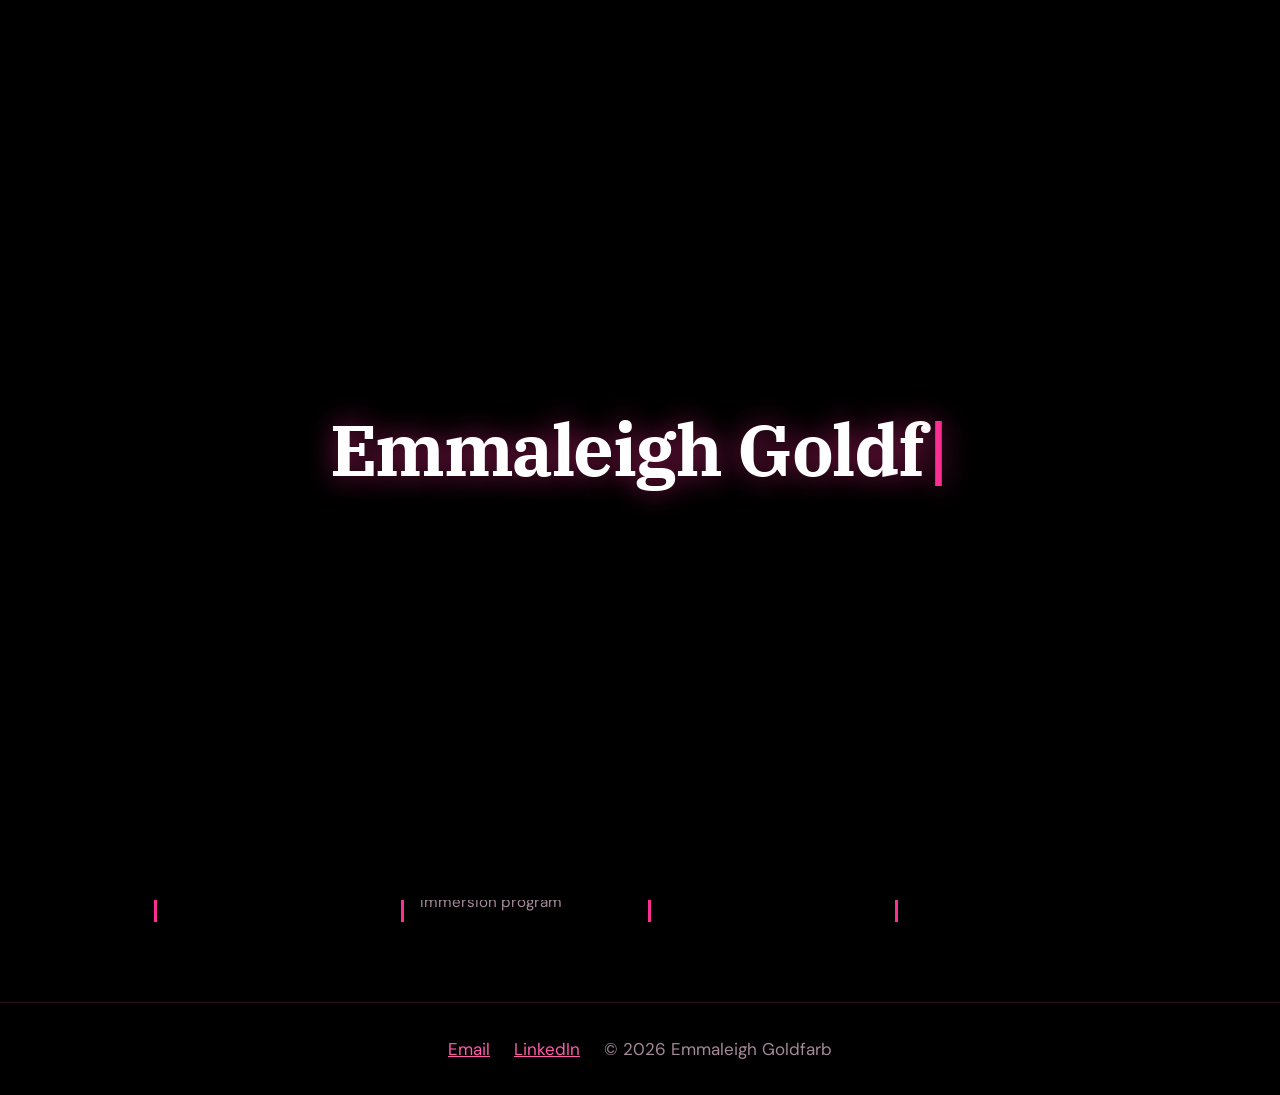
<file: index.html>
<!DOCTYPE html><html lang="en"><head><meta charset="utf-8"><meta name="viewport" content="width=device-width,initial-scale=1"><link rel="preconnect" href="https://fonts.googleapis.com"><link rel="preconnect" href="https://fonts.gstatic.com" crossorigin><link href="https://fonts.googleapis.com/css2?family=DM+Sans:wght@400;700&family=Syne:wght@600;800&display=swap" rel="stylesheet"><link href="https://fonts.googleapis.com/css2?family=IBM+Plex+Serif:wght@400;700&family=Libre+Caslon+Text:wght@400&display=swap" rel="stylesheet"><link rel="stylesheet" href="css/style.css"><title>Emmaleigh Goldfarb | Computer Science Student & Web Developer</title><meta name="description" content="Portfolio of Emmaleigh Goldfarb, computer science student at Binghamton University."></head><body>
<div id="splash"><h1 id="sname"></h1></div>
<main><section class="hero"><h1>Emmaleigh Goldfarb</h1><p class="tag" id="tag"></p>
<p class="lede" style="margin-top:1.5rem">BS Computer Science @ Binghamton University | Computer Vision Researcher <br> Girls Who Code Lead Teaching Instructor</p>
<div class="row"><a class="btn solid" href="projects.html">See my projects</a><a class="btn" href="resume.html">View my resume</a><a class="btn" href="skills.html">Explore my skills</a></div></section>
<div class="stats"><div class="stat"><b data-n="1000" data-s="+">0</b><span>users on the FRI Program dashboard I helped build</span></div><div class="stat"><b data-n="7">0</b><span>person research team in the First-Year Research Immersion program</span></div><div class="stat"><b data-n="10">0</b><span>programming languages</span></div><div class="stat"><b data-n="2028">0</b><span>B.S. in Computer Science</span></div></div></main>
<script src="js/common.js"></script><script src="js/home.js"></script></body></html>
</file>
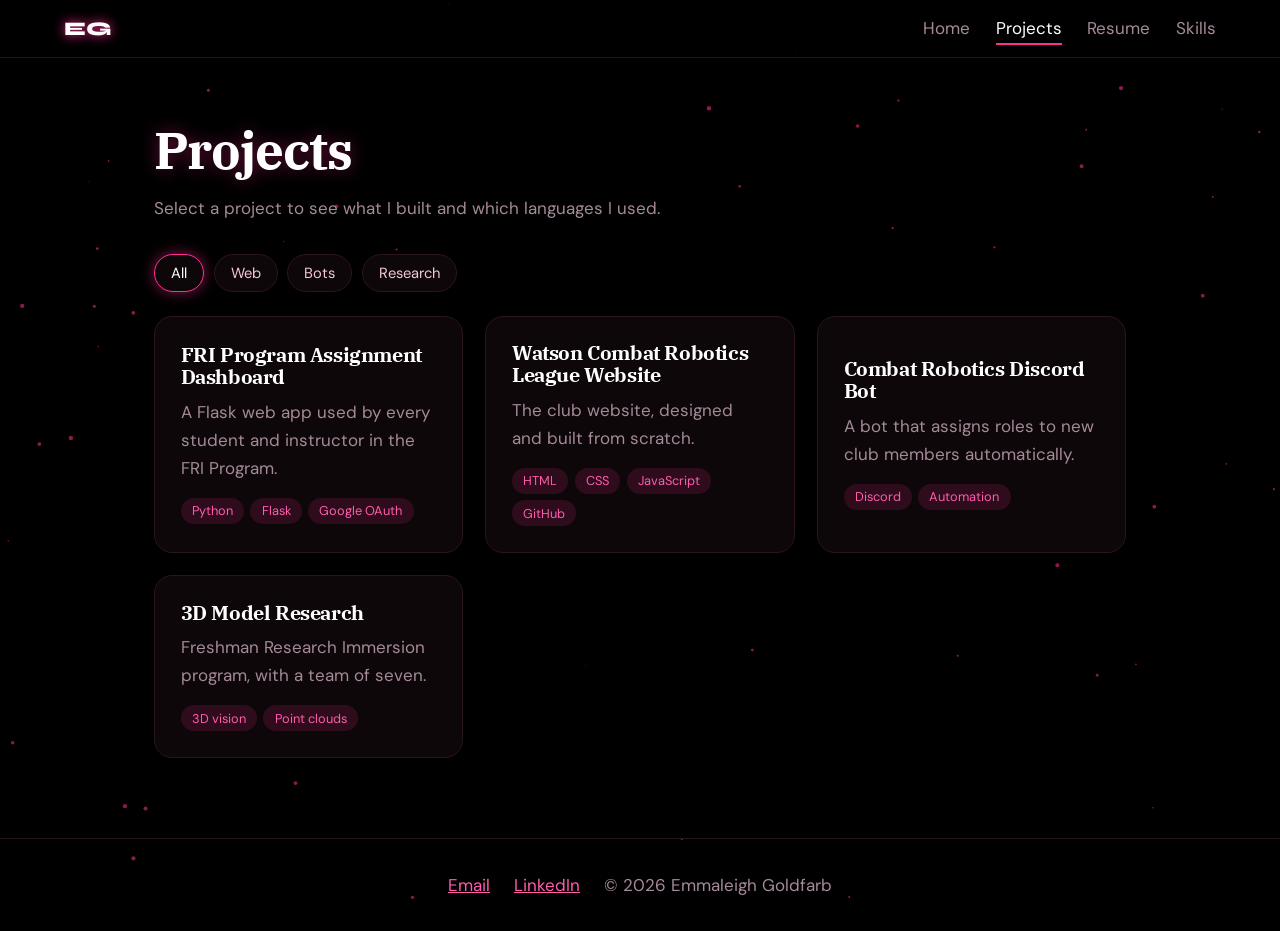
<file: projects.html>
<!DOCTYPE html><html lang="en"><head><meta charset="utf-8"><meta name="viewport" content="width=device-width,initial-scale=1"><link rel="preconnect" href="https://fonts.googleapis.com"><link rel="preconnect" href="https://fonts.gstatic.com" crossorigin><link href="https://fonts.googleapis.com/css2?family=DM+Sans:wght@400;700&family=Syne:wght@600;800&display=swap" rel="stylesheet"><link href="https://fonts.googleapis.com/css2?family=IBM+Plex+Serif:wght@400;700&display=swap" rel="stylesheet"><link rel="stylesheet" href="css/style.css"><title>Projects | Emmaleigh Goldfarb</title></head><body><main>
<h2>Projects</h2><p class="lede">Select a project to see what I built and which languages I used.</p>
<div class="chips" id="filters"></div><div class="grid" id="grid"></div>
<dialog id="dlg"><button class="btn x" id="close">Close</button><h3 id="dt"></h3><div class="tags" id="dtags" style="margin-top:.6rem"></div><ul id="dl"></ul><div class="row" id="dlinks"></div></dialog></main>
<script src="js/common.js"></script><script src="js/projects.js"></script></body></html>
</file>
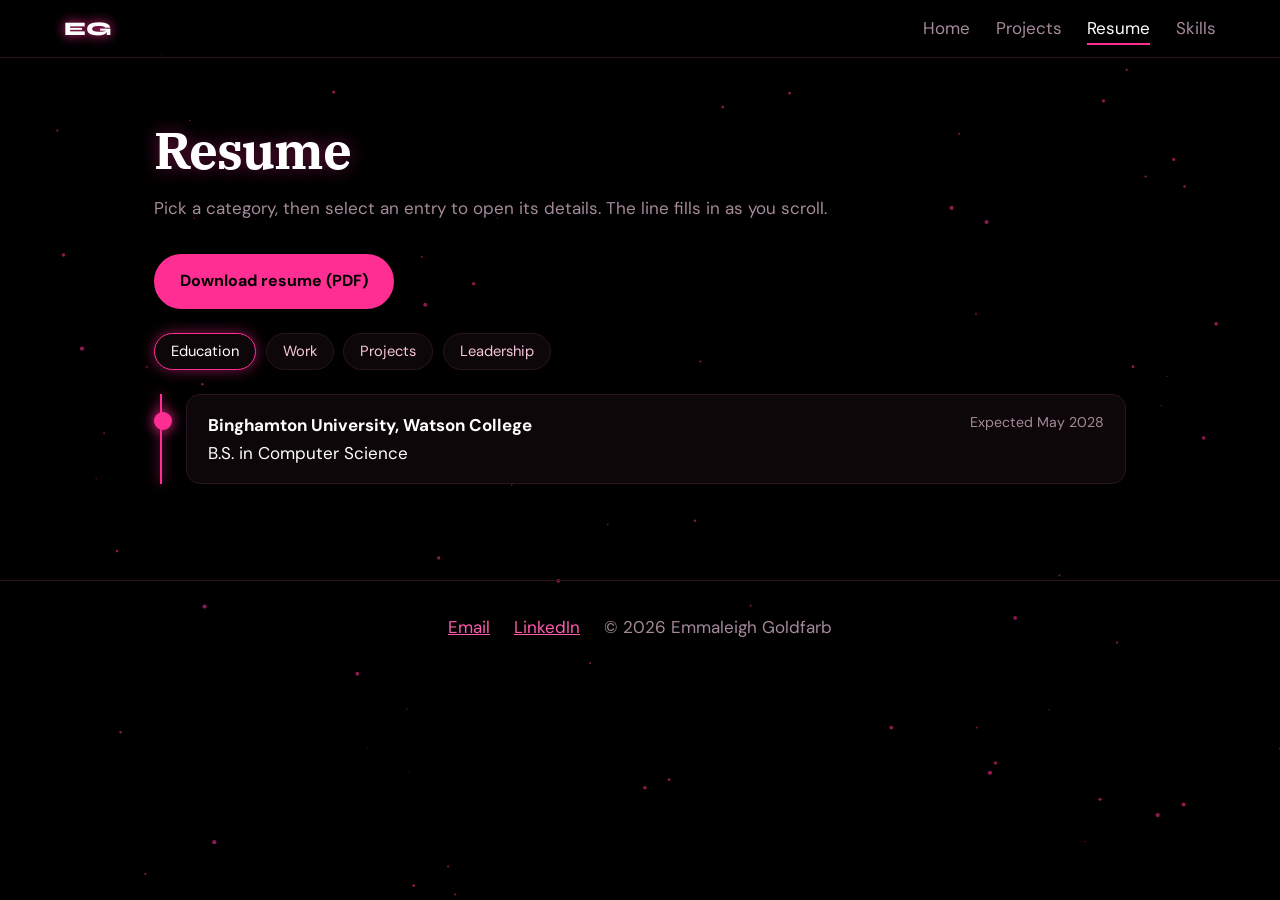
<file: resume.html>
<!DOCTYPE html><html lang="en"><head><meta charset="utf-8"><meta name="viewport" content="width=device-width,initial-scale=1"><link rel="preconnect" href="https://fonts.googleapis.com"><link rel="preconnect" href="https://fonts.gstatic.com" crossorigin><link href="https://fonts.googleapis.com/css2?family=DM+Sans:wght@400;700&family=Syne:wght@600;800&display=swap" rel="stylesheet"><link href="https://fonts.googleapis.com/css2?family=IBM+Plex+Serif:wght@400;700&display=swap" rel="stylesheet"><link rel="stylesheet" href="css/style.css"><title>Resume | Emmaleigh Goldfarb</title></head><body><main>
<h2>Resume</h2><p class="lede">Pick a category, then select an entry to open its details. The line fills in as you scroll.</p>
<a class="btn solid" href="assets/resume.pdf" download>Download resume (PDF)</a>
<div class="chips" id="tabs"></div><div class="tl" id="tl"><div class="fill" id="fill"></div><div id="list"></div></div></main>
<script src="js/common.js"></script><script src="js/resume.js"></script></body></html>
</file>
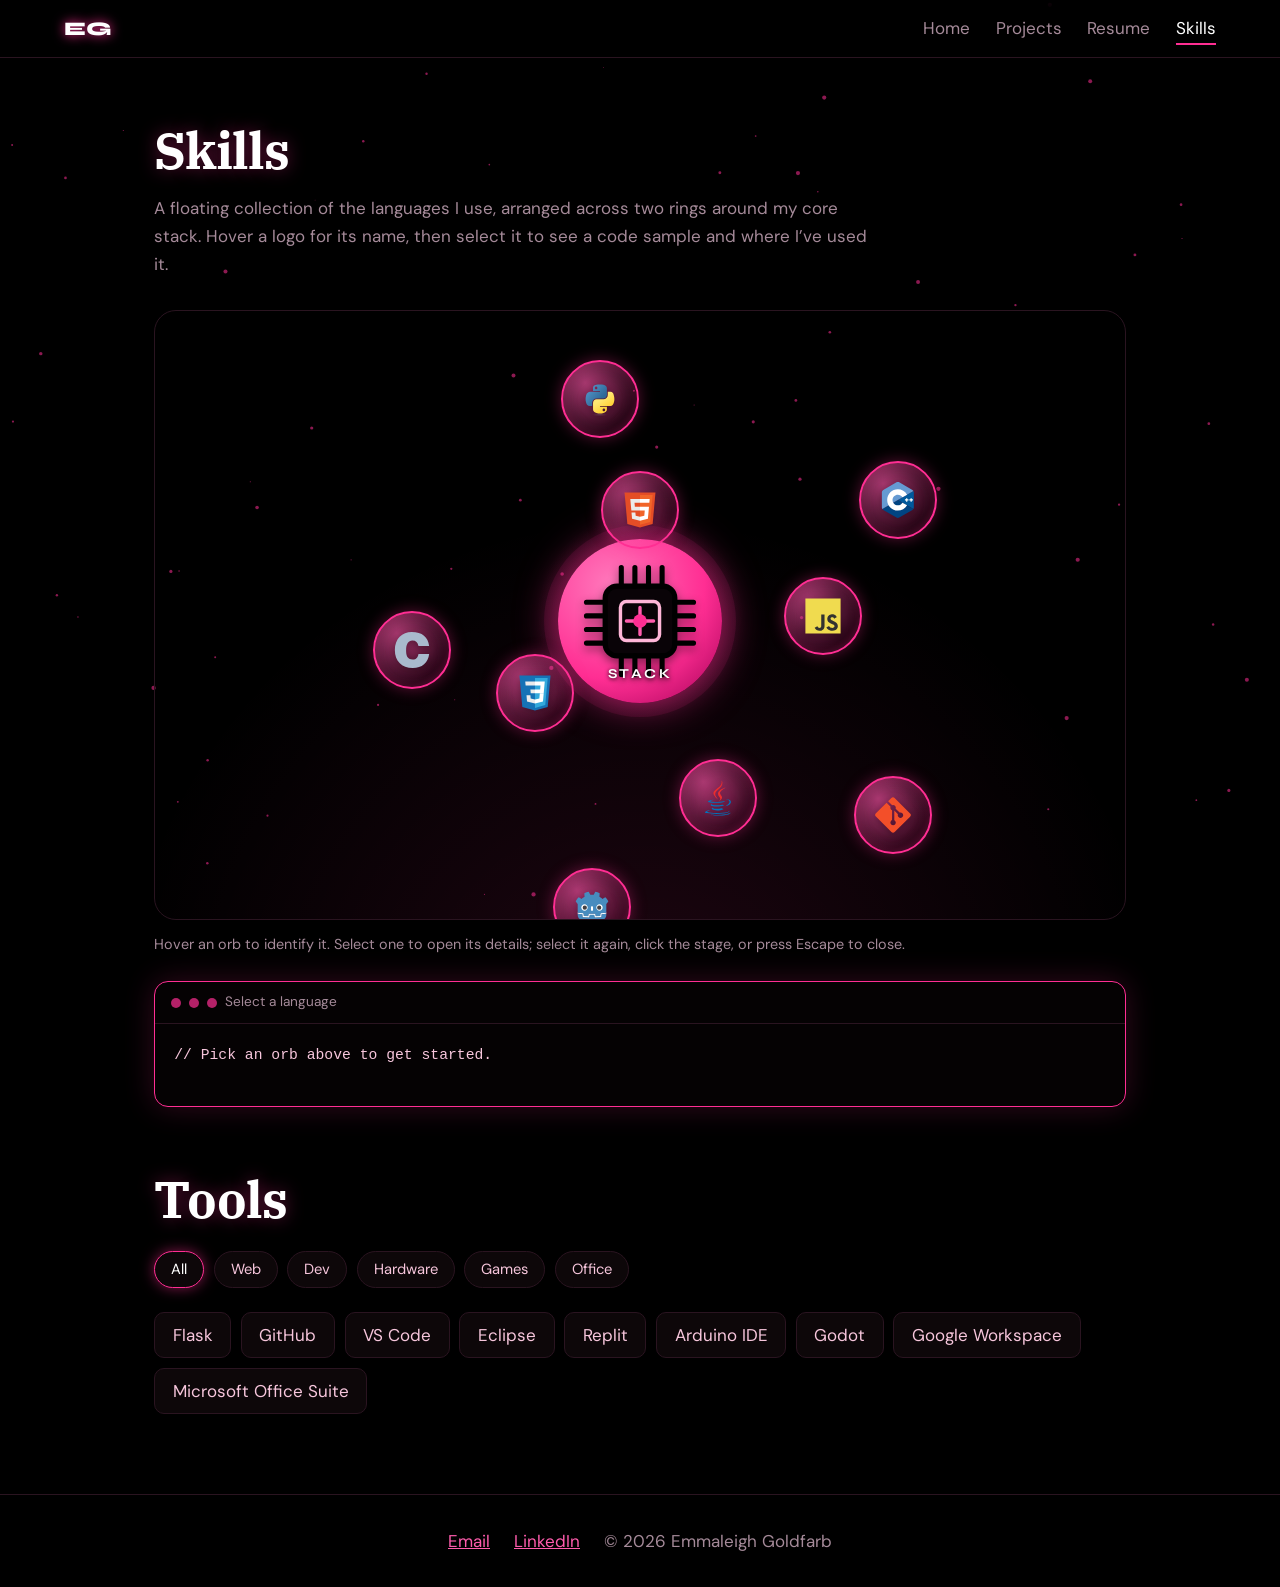
<file: skills.html>
<!DOCTYPE html><html lang="en"><head><meta charset="utf-8"><meta name="viewport" content="width=device-width,initial-scale=1"><link rel="preconnect" href="https://fonts.googleapis.com"><link rel="preconnect" href="https://fonts.gstatic.com" crossorigin><link href="https://fonts.googleapis.com/css2?family=DM+Sans:wght@400;700&family=Syne:wght@600;800&display=swap" rel="stylesheet"><link href="https://fonts.googleapis.com/css2?family=IBM+Plex+Serif:wght@400;700&display=swap" rel="stylesheet"><link rel="stylesheet" href="css/style.css"><title>Skills | Emmaleigh Goldfarb</title></head><body><main>
<h2>Skills</h2><p class="lede">A floating collection of the languages I use, arranged across two rings around my core stack. Hover a logo for its name, then select it to see a code sample and where I’ve used it.</p>
<div id="field" role="group" aria-label="Programming languages"><div class="core" aria-hidden="true"><img src="logos/microprocessor.svg" alt=""><span>STACK</span></div></div><p class="hint">Hover an orb to identify it. Select one to open its details; select it again, click the stage, or press Escape to close.</p>
<div class="term" id="term" aria-live="polite"><header><i></i><i></i><i></i><span id="tname">Select a language</span></header><pre id="code">// Pick an orb above to get started.</pre><p id="used"></p></div>
<section class="sec"><h2>Tools</h2><div class="chips" id="tf"></div><div class="tools" id="tools"></div></section></main>
<script src="js/common.js"></script><script src="js/skills.js"></script></body></html>
</file>
<file: css/style.css>
:root{--bg:#000;--panel:#0d0709;--pink:#ff2e93;--hot:#ff5cad;--blush:#f7c6dc;--mute:#a58a99;--line:#2a1420;color-scheme:dark}
*{box-sizing:border-box;margin:0}
html{scroll-behavior:smooth}
body{background:var(--bg);color:var(--blush);font:17px/1.65 'DM Sans',system-ui,sans-serif;min-height:100vh}
h1,h2,h3{font-family:'IBM Plex Serif',serif;color:#fff;line-height:1.1;letter-spacing:-.02em}
h1{font-size:clamp(2.8rem,9vw,6.5rem);font-weight:800;text-shadow:0 0 28px rgba(255,46,147,.55)}
h2{font-size:clamp(2rem,5vw,3.2rem);margin-bottom:1rem;text-shadow:0 0 18px rgba(255,46,147,.4)}
h3{font-size:1.25rem}
a{color:var(--hot)}
:focus-visible{outline:2px solid var(--pink);outline-offset:3px}
#bg{position:fixed;inset:0;z-index:-1}
nav{position:sticky;top:0;z-index:20;display:flex;justify-content:space-between;align-items:center;padding:.9rem 5vw;background:rgba(0,0,0,.78);backdrop-filter:blur(10px);border-bottom:1px solid var(--line)}
nav .logo{font:800 1.2rem 'Syne',sans-serif;color:#fff;text-decoration:none;text-shadow:0 0 12px var(--pink)}
nav ul{display:flex;gap:1.6rem;list-style:none;padding:0}
nav ul a{color:var(--mute);text-decoration:none;padding:.2rem 0;border-bottom:2px solid transparent;transition:.2s}
nav ul a:hover,nav ul a[aria-current]{color:#fff;border-color:var(--pink)}
main{max-width:1100px;margin:0 auto;padding:4rem 5vw 5rem}
.btn{display:inline-block;padding:.75rem 1.5rem;border:2px solid var(--pink);border-radius:999px;color:#fff;text-decoration:none;font-weight:700;background:transparent;cursor:pointer;font-family:inherit;font-size:1rem;transition:.2s}
.btn:hover{background:var(--pink);box-shadow:0 0 26px var(--pink)}
.btn.solid{background:var(--pink);color:#000}
.btn.solid:hover{background:var(--hot)}
.row{display:flex;gap:1rem;flex-wrap:wrap;margin-top:2rem}
.lede{color:var(--mute);max-width:60ch;margin-bottom:2rem}
.chips{display:flex;gap:.6rem;flex-wrap:wrap;margin:1.5rem 0}
.chip{padding:.35rem 1rem;border:1px solid var(--line);border-radius:999px;background:var(--panel);color:var(--blush);cursor:pointer;font:inherit;font-size:.92rem}
.chip[aria-pressed=true],.chip:hover{border-color:var(--pink);color:#fff;box-shadow:0 0 14px rgba(255,46,147,.5)}
footer{padding:2rem 5vw;border-top:1px solid var(--line);color:var(--mute);display:flex;gap:1.5rem;flex-wrap:wrap;justify-content:center}
/* splash + home */
#splash{position:fixed;inset:0;z-index:100;background:#000;display:grid;place-items:center;transition:opacity .8s}
#splash.out{opacity:0;pointer-events:none}
#splash h1{font-size:clamp(2rem,7vw,4.5rem);white-space:nowrap}
#splash h1::after{content:'|';animation:blink .7s steps(1) infinite;color:var(--pink)}
@keyframes blink{50%{opacity:0}}
.hero{min-height:68vh;display:flex;flex-direction:column;justify-content:center}
.tag{font:400 clamp(1.1rem,3vw,1.8rem) 'Libre Caslon Text',serif;color:var(--hot);min-height:2.2em;margin-top:1rem}
.tag::after{content:'|';animation:blink .7s steps(1) infinite}
.stats{display:grid;grid-template-columns:repeat(auto-fit,minmax(190px,1fr));gap:1rem;margin-top:3rem}
.stat{border-left:3px solid var(--pink);padding:.4rem 1rem}
.stat b{display:block;font:800 2.2rem 'Syne',sans-serif;color:#fff}
.stat span{color:var(--mute);font-size:.95rem}
/* cards */
.grid{display:grid;grid-template-columns:repeat(auto-fill,minmax(300px,1fr));gap:1.4rem}
.card{background:var(--panel);border:1px solid var(--line);border-radius:18px;padding:1.6rem;cursor:pointer;text-align:left;color:inherit;font:inherit;transition:border-color .2s,box-shadow .2s;transform-style:preserve-3d}
.card:hover{border-color:var(--pink);box-shadow:0 0 30px rgba(255,46,147,.3)}
.card p{color:var(--mute);margin:.6rem 0 1rem}
.tags{display:flex;gap:.4rem;flex-wrap:wrap}
.tags i{font-style:normal;font-size:.8rem;padding:.15rem .7rem;border-radius:999px;background:rgba(255,46,147,.14);color:var(--hot)}
dialog{background:var(--panel);color:var(--blush);border:1px solid var(--pink);border-radius:20px;padding:2rem;max-width:640px;width:92vw;box-shadow:0 0 60px rgba(255,46,147,.35)}
dialog::backdrop{background:rgba(0,0,0,.8)}
dialog ul,.detail ul{padding-left:1.2rem;margin:1rem 0}
dialog li,.detail li{margin:.4rem 0}
.x{float:right}
/* resume */
.tl{position:relative;margin-top:1.5rem;padding-left:2rem}
.tl::before{content:'';position:absolute;left:6px;top:0;bottom:0;width:2px;background:var(--line)}
.tl .fill{position:absolute;left:6px;top:0;width:2px;height:0;background:var(--pink);box-shadow:0 0 12px var(--pink)}
.ent{position:relative;margin-bottom:1rem}
.ent::before{content:'';position:absolute;left:-2rem;top:1.15rem;width:14px;height:14px;border-radius:50%;background:#000;border:2px solid var(--line);transition:.3s}
.ent.lit::before{border-color:var(--pink);background:var(--pink);box-shadow:0 0 14px var(--pink)}
.ent button{width:100%;display:flex;justify-content:space-between;gap:1rem;background:var(--panel);border:1px solid var(--line);border-radius:14px;padding:1rem 1.3rem;color:#fff;font:inherit;cursor:pointer;text-align:left}
.ent button:hover,.ent button[aria-expanded=true]{border-color:var(--pink)}
.ent small{color:var(--mute);white-space:nowrap}
.detail{display:none;padding:.2rem 1.3rem}
.detail.open{display:block}
/* skills */
#field{position:relative;height:min(62vw,610px);min-height:460px;border:1px solid var(--line);border-radius:22px;overflow:hidden;background:radial-gradient(circle at 50% 50%,rgba(255,46,147,.18),transparent 18%),radial-gradient(circle at 50% 120%,rgba(255,46,147,.12),transparent 60%);isolation:isolate}
.core{position:absolute;left:50%;top:51%;z-index:10;width:clamp(108px,18vw,164px);aspect-ratio:1;border-radius:50%;display:grid;place-items:center;color:var(--pink);background:radial-gradient(circle at 32% 28%,#ff78bb,#ff2e93 58%,#a10055);box-shadow:0 0 0 14px rgba(255,46,147,.1),0 0 40px rgba(255,46,147,.72);transform:translate(-50%,-50%);animation:core-pulse 2.8s ease-in-out infinite}.core img{width:83%;height:83%;filter:drop-shadow(0 4px 5px rgba(0,0,0,.45))}.core span{position:absolute;bottom:13%;font:700 clamp(.68rem,1.2vw,.85rem) 'Syne',sans-serif;letter-spacing:.18em;color:#fff;text-shadow:0 1px 4px #000}@keyframes core-pulse{50%{box-shadow:0 0 0 22px rgba(255,46,147,.04),0 0 58px rgba(255,46,147,.88)}}
.orb{position:absolute;z-index:15;width:clamp(48px,8vw,78px);aspect-ratio:1;border-radius:50%;border:2px solid var(--pink);background:radial-gradient(circle at 30% 28%,rgba(255,92,173,.62),rgba(255,46,147,.11) 70%);color:#fff;font:700 .78rem 'Syne',sans-serif;display:grid;place-items:center;cursor:pointer;box-shadow:0 0 16px rgba(255,46,147,.35),inset 0 0 14px rgba(255,46,147,.26);will-change:transform;animation:float var(--float-time) ease-in-out var(--float-delay) infinite alternate;transition:background .18s,box-shadow .18s,opacity .18s}.orb::after{content:'';position:absolute;inset:18%;border-radius:50%;background:var(--pink);opacity:.14;filter:blur(9px);z-index:-1}.orb img{width:57%;height:57%;object-fit:contain;filter:drop-shadow(0 2px 4px rgba(0,0,0,.35));pointer-events:none}.orb span{position:absolute;bottom:-1.7rem;left:50%;transform:translate(-50%,5px);opacity:0;white-space:nowrap;text-shadow:0 1px 4px #000;pointer-events:none;transition:opacity .18s,transform .18s}.orb.is-hovered,.orb:focus-visible{background:rgba(255,46,147,.5);box-shadow:0 0 38px var(--pink);animation-play-state:paused}.orb.is-hovered span,.orb:focus-visible span{opacity:1;transform:translate(-50%,0)}.orb.selected{border-color:#fff;box-shadow:0 0 52px var(--pink),0 0 10px #fff;z-index:20}.orb.selected:not(.is-hovered) span{opacity:0}@keyframes float{from{translate:-50% calc(-50% - 10px)}to{translate:-50% calc(-50% + 10px)}}
.hint{color:var(--mute);font-size:.9rem;margin:.8rem 0 1.5rem}
.term{margin-top:1.5rem;background:#050203;border:1px solid var(--pink);border-radius:14px;overflow:hidden;box-shadow:0 0 30px rgba(255,46,147,.2)}
.term header{display:flex;gap:.5rem;align-items:center;padding:.6rem 1rem;border-bottom:1px solid var(--line);color:var(--mute);font-size:.85rem}
.term header i{width:10px;height:10px;border-radius:50%;background:var(--pink);opacity:.7}
.term pre{padding:1.2rem;overflow-x:auto;font:.92rem/1.6 ui-monospace,Menlo,Consolas,monospace;color:var(--blush)}
.term p{padding:0 1.2rem 1.2rem}
.tools{display:flex;gap:.6rem;flex-wrap:wrap}
.tool{padding:.5rem 1.1rem;border:1px solid var(--line);border-radius:10px;background:var(--panel)}
.tool.hide{display:none}
.sec{margin-top:4rem}
.cursor-dot{position:fixed;width:10px;height:10px;border-radius:50%;background:var(--pink);pointer-events:none;z-index:200;box-shadow:0 0 12px var(--pink);transition:opacity .6s}
@media(max-width:640px){nav ul{gap:.9rem;font-size:.9rem}#field{height:440px;min-height:440px}.orb{font-size:.67rem}.orb span{bottom:-1.45rem}.hint{font-size:.82rem}}
@media(prefers-reduced-motion:reduce){*{animation:none!important;transition:none!important}}
</file>
